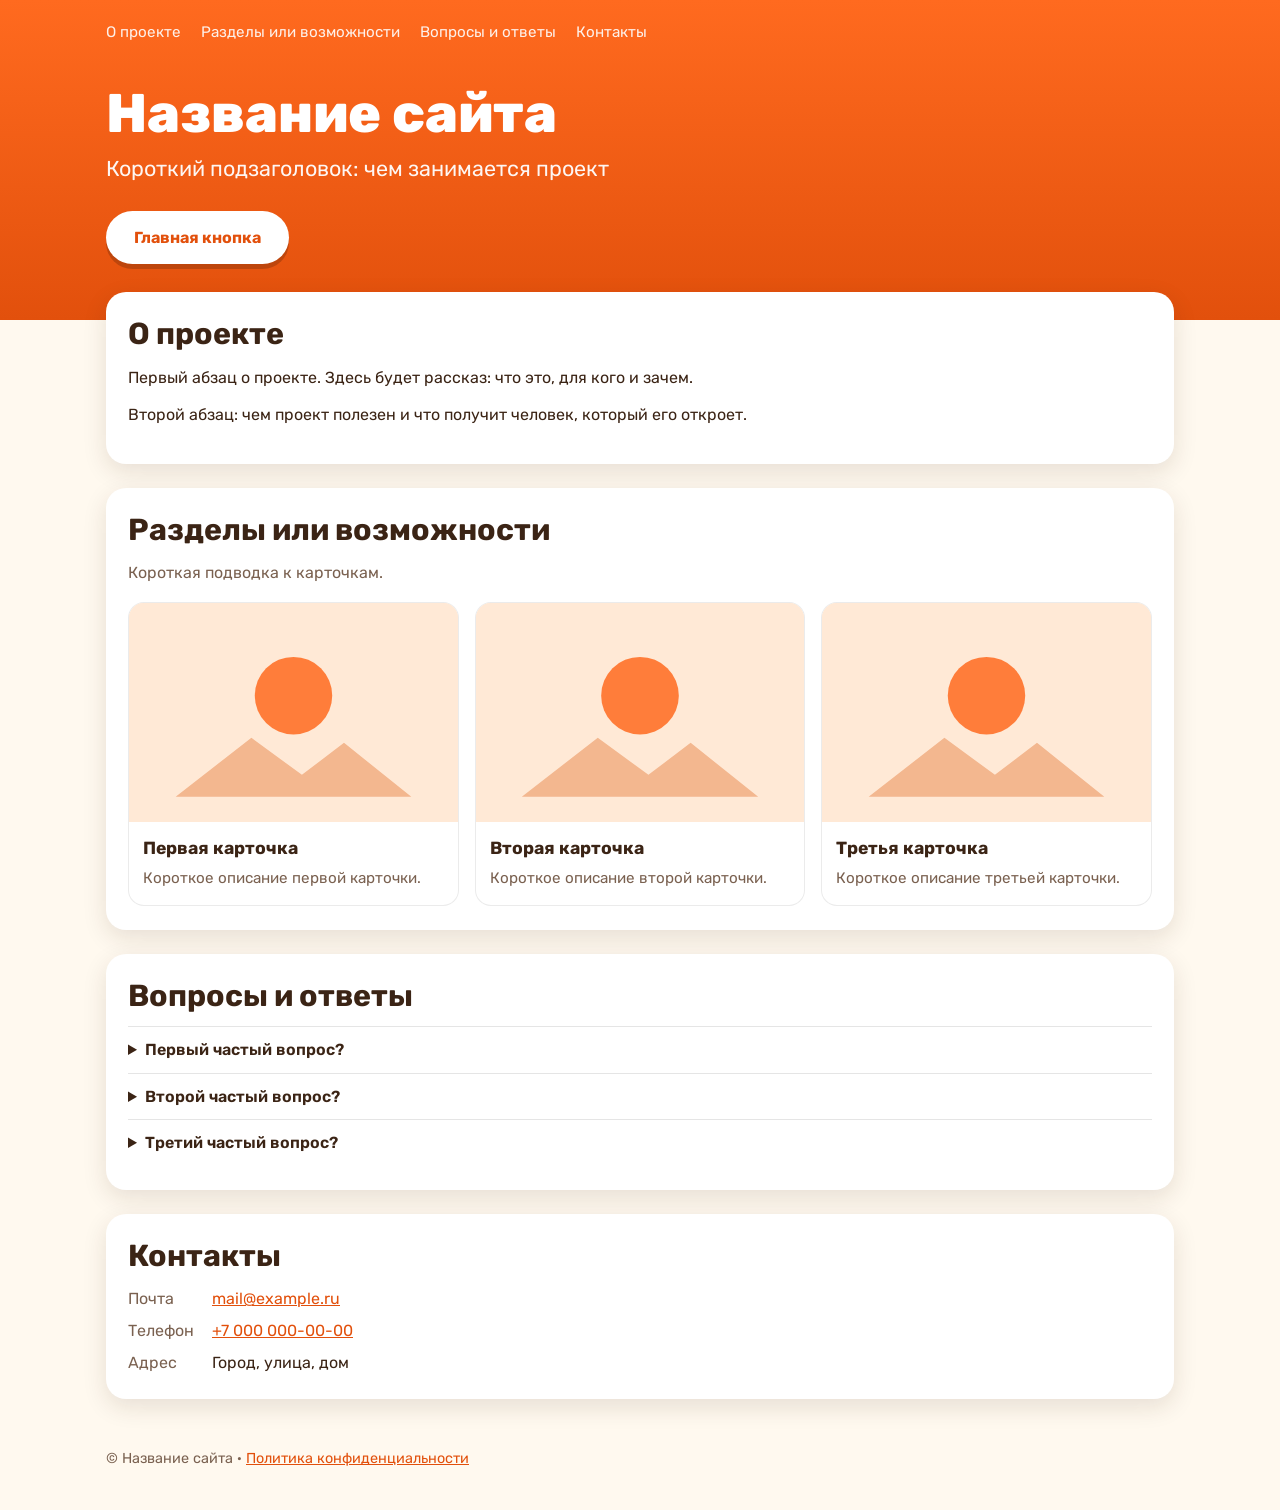
<file: index.html>
<!doctype html>
<html lang="ru">
<head>
  <meta charset="utf-8">
  <meta name="viewport" content="width=device-width,initial-scale=1">
  <meta name="theme-color" content="#ff6a1f">
  <title>Название сайта — Короткий подзаголовок: чем занимается проект</title>
  <meta name="description" content="Описание сайта для поисковиков и карточки ссылки в мессенджерах: одно-два предложения, до 160 знаков.">
  <link rel="canonical" href="https://example.ru/">
  <meta name="robots" content="noindex, nofollow">
  <meta property="og:type" content="website">
  <meta property="og:site_name" content="Название сайта">
  <meta property="og:locale" content="ru_RU">
  <meta property="og:title" content="Название сайта — Короткий подзаголовок: чем занимается проект">
  <meta property="og:description" content="Описание сайта для поисковиков и карточки ссылки в мессенджерах: одно-два предложения, до 160 знаков.">
  <meta property="og:url" content="https://example.ru/">
  <meta property="og:image" content="https://example.ru/images/og.jpg">
  <meta name="twitter:card" content="summary_large_image">
  <link rel="icon" href="images/icon.png">
  <link rel="stylesheet" href="fonts/rubik.css?v=149d81fa">
  <link rel="stylesheet" href="assets/style.css?v=393c5e87"><style>:root{--accent:#ff6a1f;--accent-dark:#e2500c;--ink:#3b2415;--muted:#7a6150;--page:#fff9ef;--panel:#ffffff}</style>
  <script type="application/ld+json">{"@context": "https://schema.org", "@type": "WebSite", "name": "Название сайта", "url": "https://example.ru/", "description": "Описание сайта для поисковиков и карточки ссылки в мессенджерах: одно-два предложения, до 160 знаков."}</script>
  <script type="application/ld+json">{"@context": "https://schema.org", "@type": "FAQPage", "mainEntity": [{"@type": "Question", "name": "Первый частый вопрос?", "acceptedAnswer": {"@type": "Answer", "text": "Ответ на первый вопрос."}}, {"@type": "Question", "name": "Второй частый вопрос?", "acceptedAnswer": {"@type": "Answer", "text": "Ответ на второй вопрос."}}, {"@type": "Question", "name": "Третий частый вопрос?", "acceptedAnswer": {"@type": "Answer", "text": "Ответ на третий вопрос."}}]}</script>
</head>
<body>
<header class="hero" id="top">
  <div class="wrap">
    <nav class="nav" aria-label="Разделы"><a href="#about">О проекте</a><a href="#cards">Разделы или возможности</a><a href="#faq">Вопросы и ответы</a><a href="#contacts">Контакты</a></nav>
    <h1>Название сайта</h1>
    <p class="tagline">Короткий подзаголовок: чем занимается проект</p>
    <a class="cta" href="#contacts">Главная кнопка</a>
  </div>
</header>
<main class="wrap">
  <section id="about">
    <div class="panel">
      <h2>О проекте</h2>
      <p>Первый абзац о проекте. Здесь будет рассказ: что это, для кого и зачем.</p>
      <p>Второй абзац: чем проект полезен и что получит человек, который его откроет.</p>
    </div>
  </section>
  <section id="cards">
    <div class="panel">
      <h2>Разделы или возможности</h2>
      <p class="lead">Короткая подводка к карточкам.</p>
      <div class="cards">
        <article class="card"><img loading="lazy" decoding="async" src="images/placeholder.svg" alt="Картинка к первой карточке"><h3>Первая карточка</h3><p>Короткое описание первой карточки.</p></article>
        <article class="card"><img loading="lazy" decoding="async" src="images/placeholder.svg" alt="Картинка ко второй карточке"><h3>Вторая карточка</h3><p>Короткое описание второй карточки.</p></article>
        <article class="card"><img loading="lazy" decoding="async" src="images/placeholder.svg" alt="Картинка к третьей карточке"><h3>Третья карточка</h3><p>Короткое описание третьей карточки.</p></article>
      </div>
    </div>
  </section>
  <section id="faq">
    <div class="panel">
      <h2>Вопросы и ответы</h2>
      <details class="faq"><summary>Первый частый вопрос?</summary><p>Ответ на первый вопрос.</p></details>
      <details class="faq"><summary>Второй частый вопрос?</summary><p>Ответ на второй вопрос.</p></details>
      <details class="faq"><summary>Третий частый вопрос?</summary><p>Ответ на третий вопрос.</p></details>
    </div>
  </section>
  <section id="contacts">
    <div class="panel">
      <h2>Контакты</h2>
      <dl class="contacts">
        <dt>Почта</dt><dd><a href="mailto:mail@example.ru">mail@example.ru</a></dd>
        <dt>Телефон</dt><dd><a href="tel:+70000000000">+7 000 000-00-00</a></dd>
        <dt>Адрес</dt><dd>Город, улица, дом</dd>
      </dl>
    </div>
  </section>
</main>
<footer class="foot"><div class="wrap">© Название сайта · <a href="privacy.html">Политика конфиденциальности</a></div></footer>
</body>
</html>
</file>
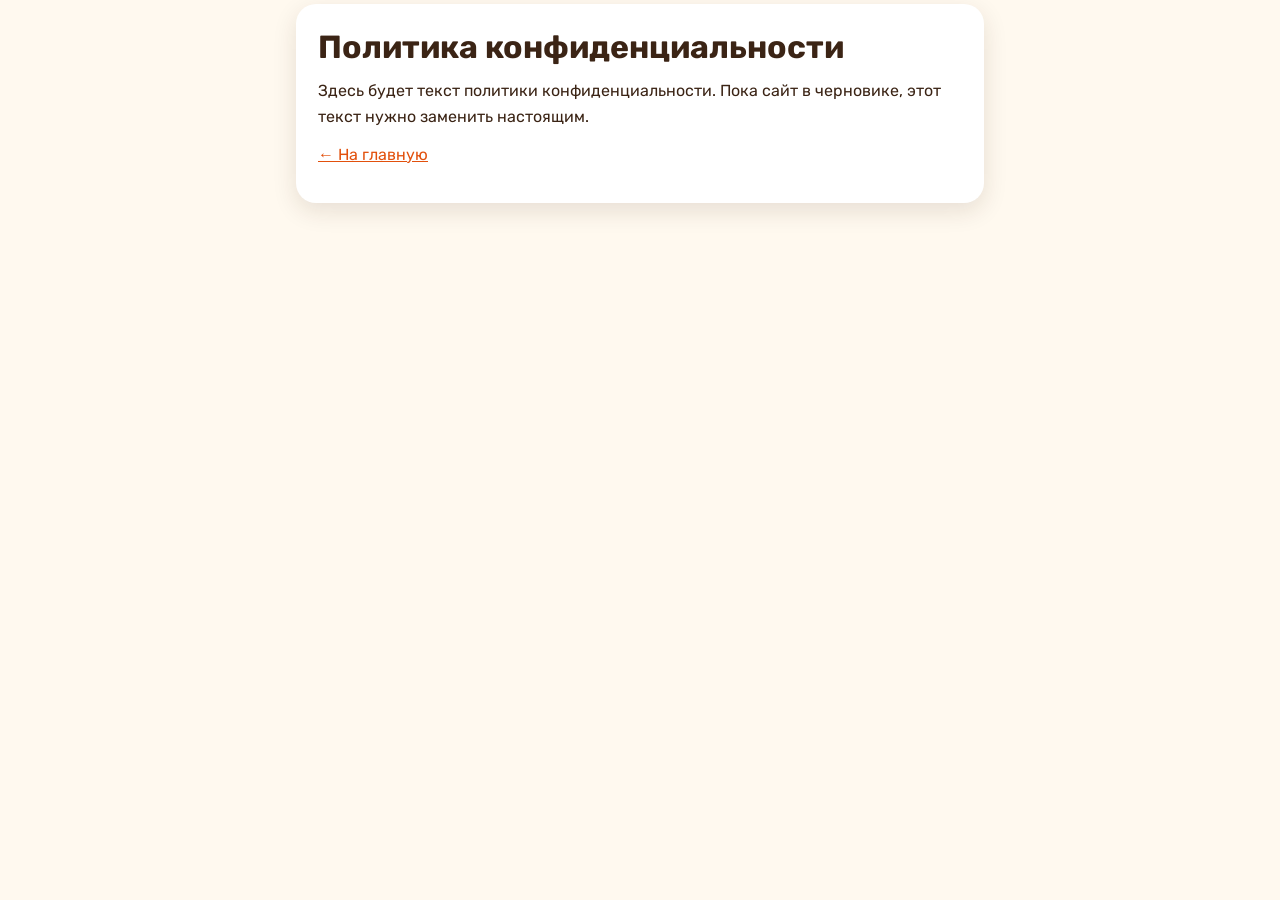
<file: privacy.html>
<!doctype html>
<html lang="ru">
<head>
  <meta charset="utf-8">
  <meta name="viewport" content="width=device-width,initial-scale=1">
  <meta name="theme-color" content="#ff6a1f">
  <title>Политика конфиденциальности — Название сайта</title>
  <meta name="description" content="Политика конфиденциальности">
  <link rel="canonical" href="https://example.ru/privacy.html">
  <meta name="robots" content="noindex, follow">
  <meta property="og:type" content="website">
  <meta property="og:site_name" content="Название сайта">
  <meta property="og:locale" content="ru_RU">
  <meta property="og:title" content="Политика конфиденциальности — Название сайта">
  <meta property="og:description" content="Политика конфиденциальности">
  <meta property="og:url" content="https://example.ru/privacy.html">
  <meta property="og:image" content="https://example.ru/images/og.jpg">
  <meta name="twitter:card" content="summary_large_image">
  <link rel="icon" href="images/icon.png">
  <link rel="stylesheet" href="fonts/rubik.css?v=149d81fa">
  <link rel="stylesheet" href="assets/style.css?v=393c5e87"><style>:root{--accent:#ff6a1f;--accent-dark:#e2500c;--ink:#3b2415;--muted:#7a6150;--page:#fff9ef;--panel:#ffffff}</style>
</head>
<body>
<main class="wrap narrow">
  <div class="panel">
    <h1>Политика конфиденциальности</h1>
    <p>Здесь будет текст политики конфиденциальности. Пока сайт в черновике, этот текст нужно заменить настоящим.</p>
    <p><a href="./">← На главную</a></p>
  </div>
</main>
</body>
</html>
</file>
<file: fonts/rubik.css>
/* Шрифт Rubik (SIL Open Font License) — свой, а не с серверов Google: из России они грузятся
   медленно или не грузятся вовсе. Один переменный файл на все толщины 400–900. */
@font-face {
  font-family: 'Rubik';
  font-style: normal;
  font-weight: 400 900;
  font-display: swap;
  src: url(rubik-cyrillic.woff2) format('woff2');
  unicode-range: U+0301, U+0400-045F, U+0490-0491, U+04B0-04B1, U+2116;
}
@font-face {
  font-family: 'Rubik';
  font-style: normal;
  font-weight: 400 900;
  font-display: swap;
  src: url(rubik-latin.woff2) format('woff2');
  unicode-range: U+0000-00FF, U+0131, U+0152-0153, U+02BB-02BC, U+02C6, U+02DA, U+02DC, U+0304, U+0308, U+0329, U+2000-206F, U+20AC, U+2122, U+2191, U+2193, U+2212, U+2215, U+FEFF, U+FFFD;
}
</file>
<file: assets/style.css>
/* Стили сайта. Цвета берутся из переменных :root, которые build_site.py пишет из data/site.json ("colors"). */
:root { --accent: #ff6a1f; --accent-dark: #e2500c; --ink: #3b2415; --muted: #7a6150; --page: #fff9ef; --panel: #fff; --shadow: 0 8px 24px rgba(60, 35, 20, .12); }
* { box-sizing: border-box; }
html { scroll-behavior: smooth; }
body { margin: 0; font-family: "Rubik", "Segoe UI", Tahoma, Arial, sans-serif; color: var(--ink); background: var(--page); line-height: 1.6; overflow-x: hidden; }
a { color: var(--accent-dark); }
img { max-width: 100%; display: block; }
.wrap { max-width: 1100px; margin: 0 auto; padding: 0 16px; }
.narrow { max-width: 720px; padding-top: 32px; padding-bottom: 32px; }

.hero { background: linear-gradient(180deg, var(--accent) 0, var(--accent-dark) 100%); color: #fff; padding: 20px 0 56px; }
.nav { display: flex; flex-wrap: wrap; gap: 6px 20px; margin-bottom: 40px; font-size: .95rem; }
.nav a { color: #fff; text-decoration: none; opacity: .9; }
.nav a:hover { opacity: 1; text-decoration: underline; }
.hero h1 { margin: 0 0 8px; font-size: clamp(2rem, 6vw, 3.4rem); line-height: 1.1; font-weight: 800; }
.tagline { margin: 0 0 24px; font-size: clamp(1.05rem, 2.6vw, 1.35rem); max-width: 40rem; opacity: .95; }
.cta { display: inline-block; padding: 14px 28px; border-radius: 999px; background: #fff; color: var(--accent-dark); font-weight: 700; text-decoration: none; box-shadow: 0 5px 0 rgba(0, 0, 0, .18); }
.cta:hover { transform: translateY(-1px); }

main.wrap { margin-top: -28px; position: relative; }
section { margin: 0 0 24px; scroll-margin-top: 16px; }
.panel { background: var(--panel); border-radius: 20px; padding: 24px 22px; box-shadow: var(--shadow); }
.panel h1, .panel h2 { margin: 0 0 12px; line-height: 1.2; }
.panel h2 { font-size: clamp(1.4rem, 4vw, 1.9rem); }
.lead { color: var(--muted); margin: 0 0 16px; }
p { margin: 0 0 12px; }

.cards { display: grid; grid-template-columns: repeat(auto-fit, minmax(240px, 1fr)); gap: 16px; }
.card { border: 1px solid rgba(0, 0, 0, .08); border-radius: 16px; overflow: hidden; background: #fff; }
.card img { width: 100%; aspect-ratio: 3 / 2; object-fit: cover; background: #ffe9d6; }
.card h3 { margin: 12px 14px 4px; font-size: 1.1rem; }
.card p { margin: 0 14px 14px; color: var(--muted); font-size: .95rem; }

.faq { border-top: 1px solid rgba(0, 0, 0, .1); padding: 10px 0; }
.faq summary { cursor: pointer; font-weight: 600; }
.faq p { margin: 8px 0 0; color: var(--muted); }

.contacts { display: grid; grid-template-columns: max-content 1fr; gap: 6px 18px; margin: 0; }
.contacts dt { color: var(--muted); }
.contacts dd { margin: 0; }

.foot { padding: 24px 0 40px; color: var(--muted); font-size: .9rem; }
@media (max-width: 520px) { .panel { padding: 18px 14px; } .contacts { grid-template-columns: 1fr; } .contacts dt { margin-top: 6px; } }
@media (prefers-reduced-motion: reduce) { html { scroll-behavior: auto; } }
</file>
